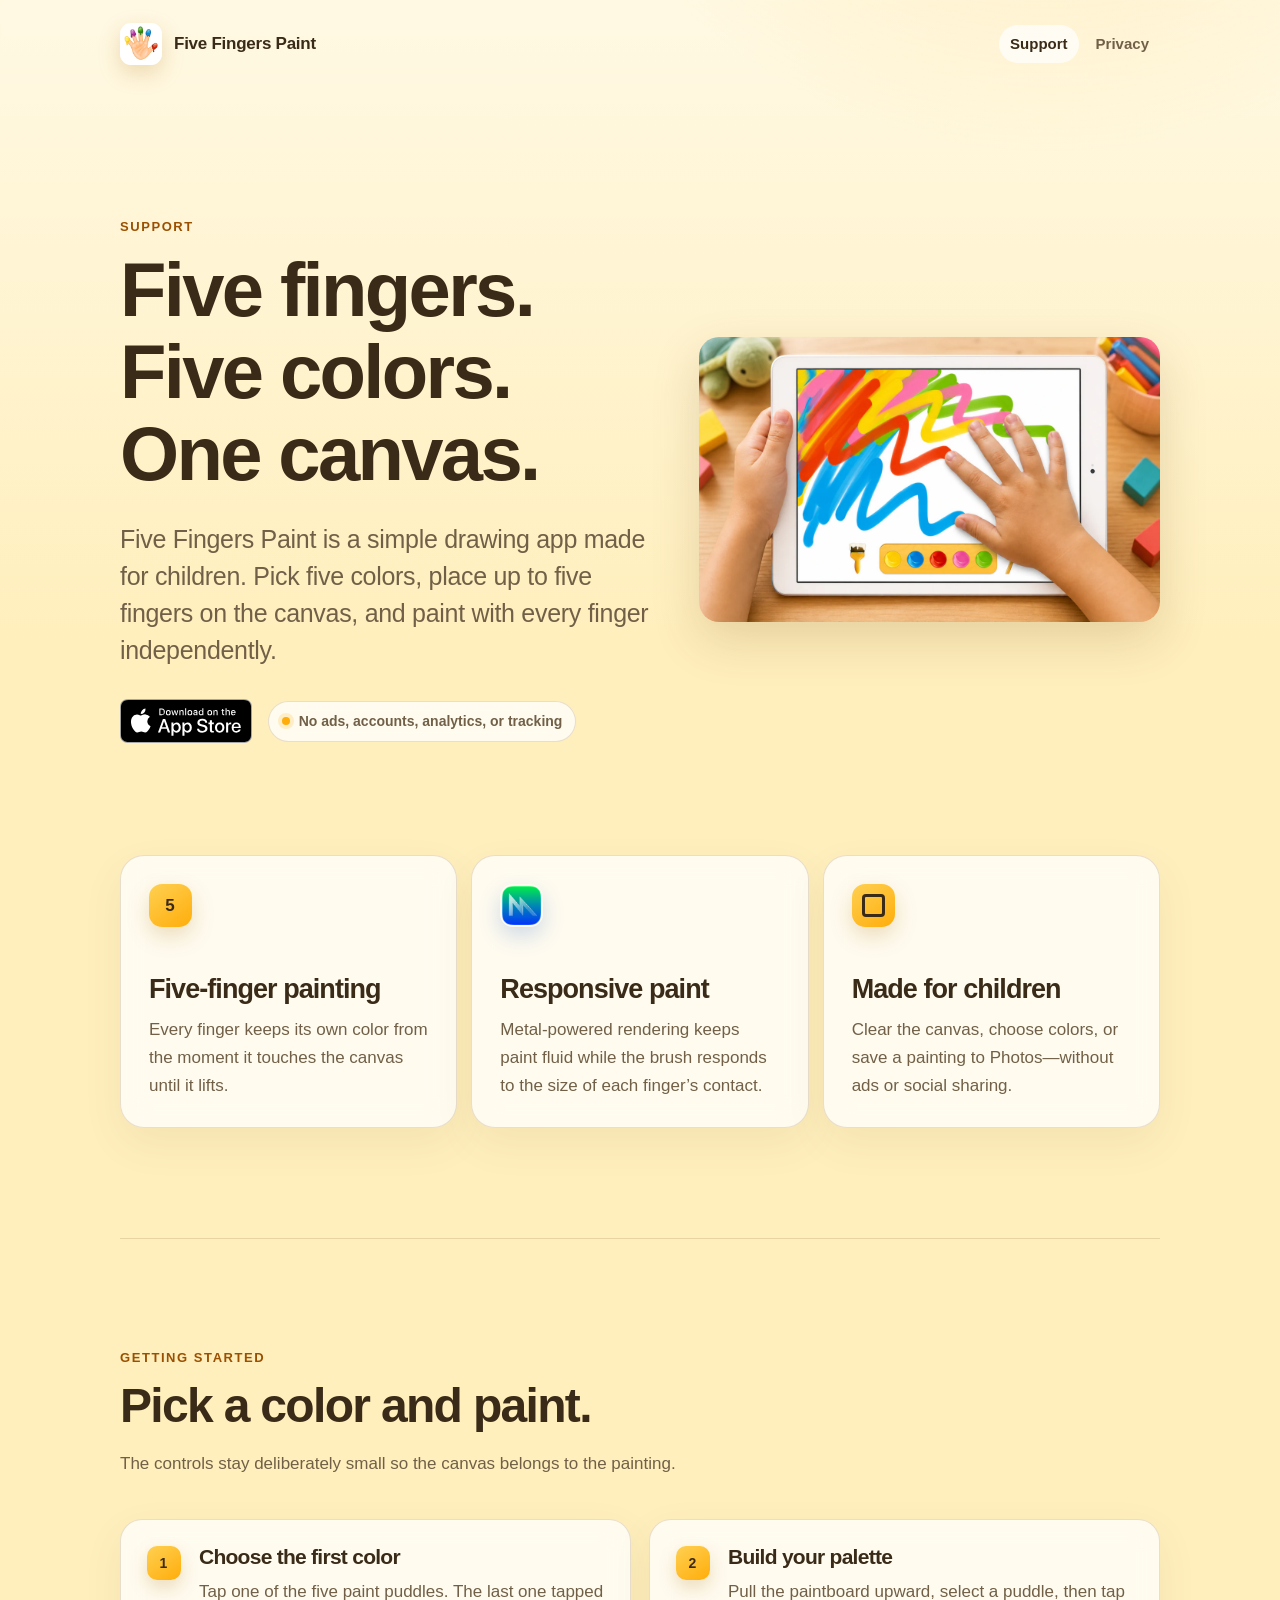
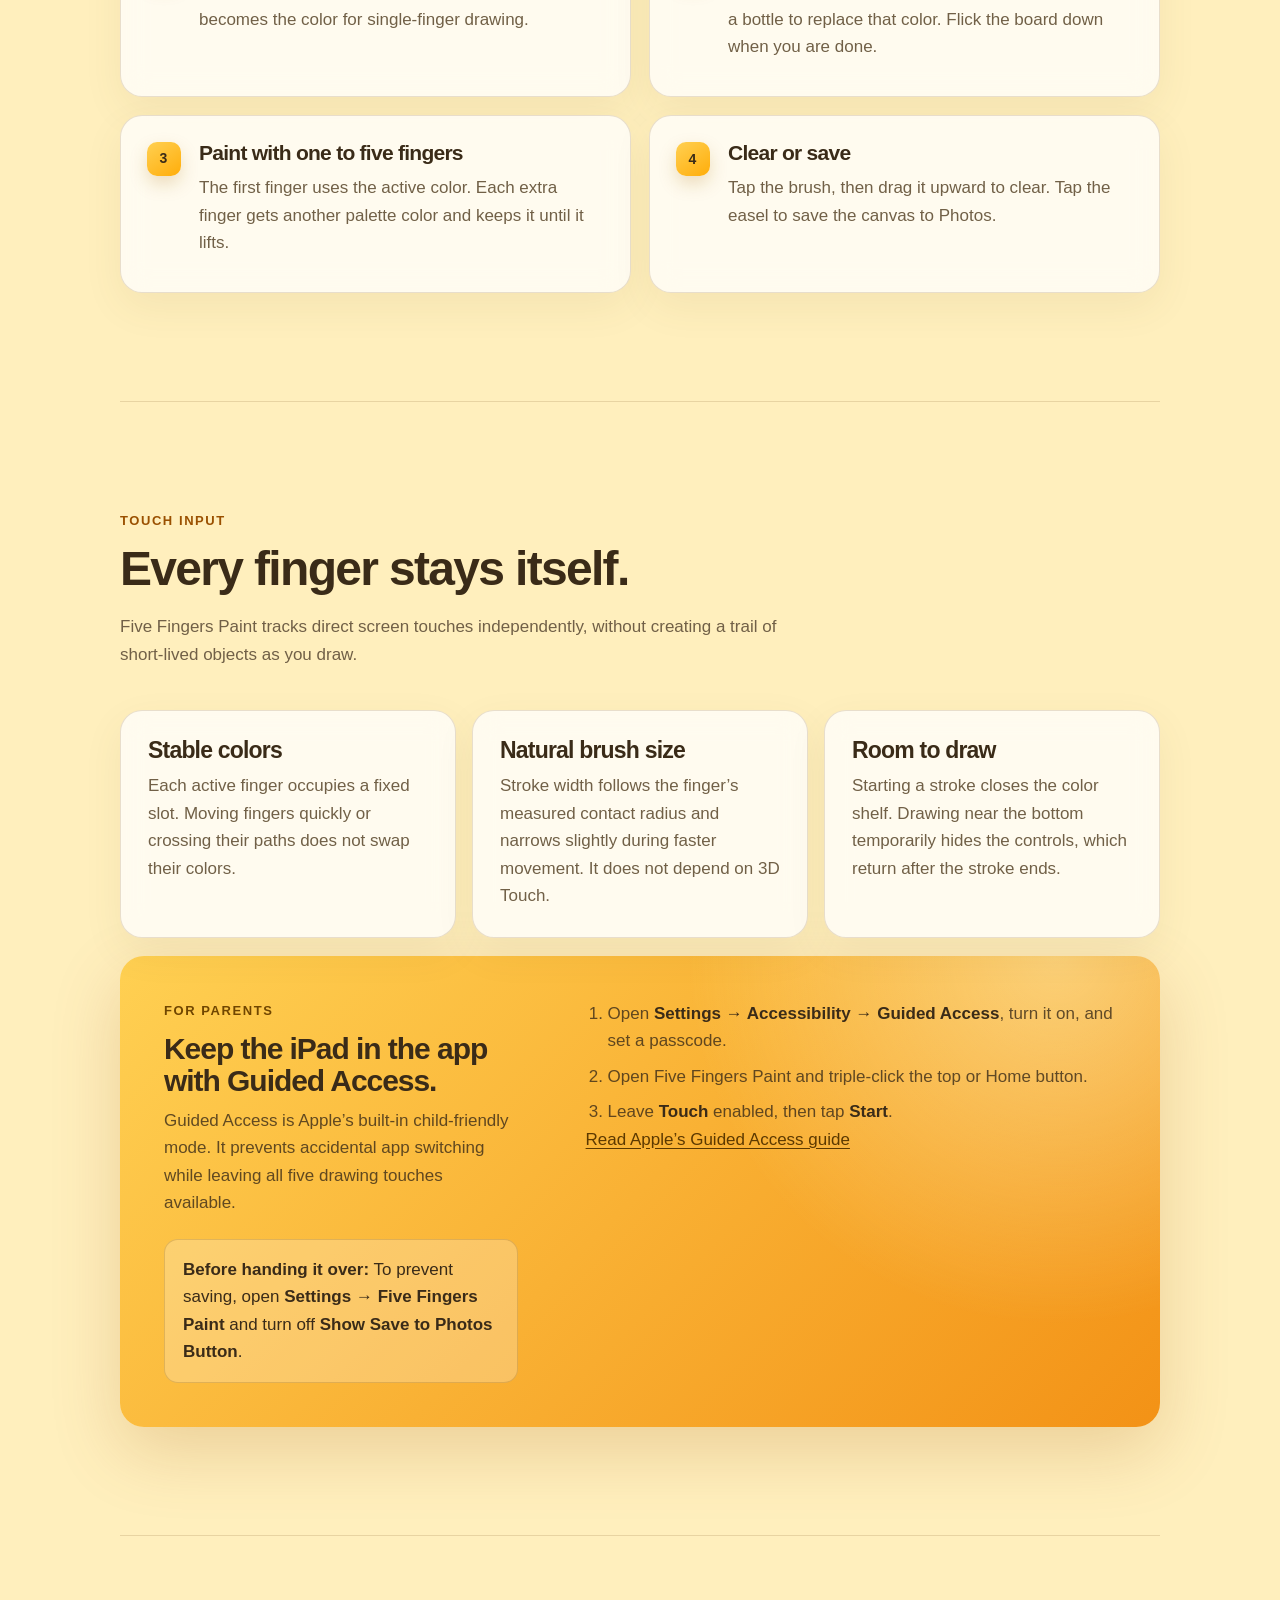
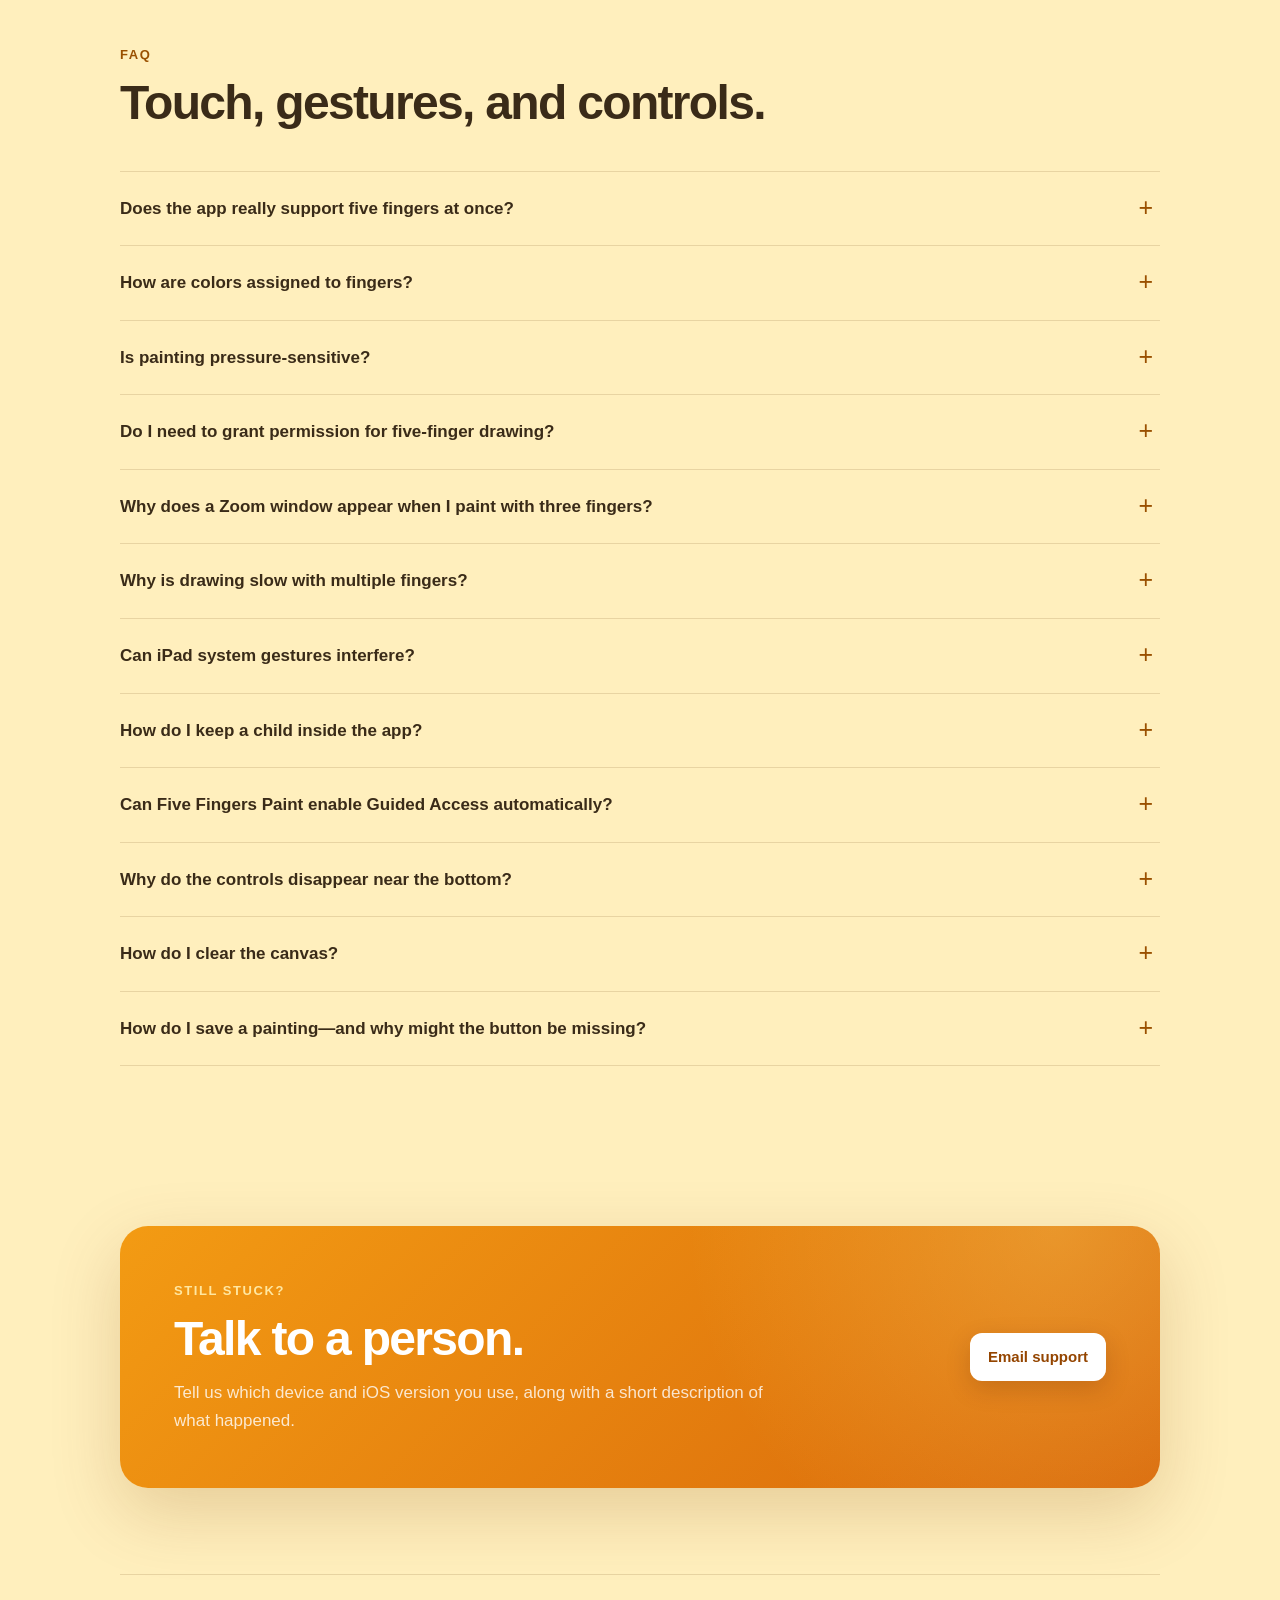
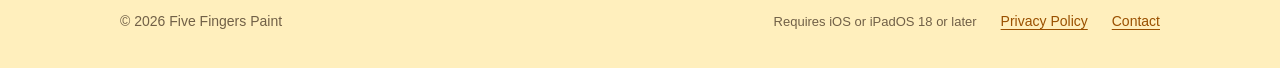
<file: index.html>
<!doctype html>
<html lang="en">
  <head>
    <meta charset="utf-8">
    <meta name="viewport" content="width=device-width, initial-scale=1">
    <meta name="description" content="Help, five-finger drawing guidance, and contact information for Five Fingers Paint.">
    <meta name="theme-color" content="#ffad0a">
    <meta property="og:title" content="Five Fingers Paint">
    <meta property="og:description" content="Five fingers. Five colors. One canvas.">
    <meta property="og:type" content="website">
    <meta property="og:image" content="https://urosk.github.io/five-fingers-paint-support/og.png">
    <meta name="twitter:card" content="summary_large_image">
    <meta name="twitter:title" content="Five Fingers Paint">
    <meta name="twitter:description" content="Five fingers. Five colors. One canvas.">
    <meta name="twitter:image" content="https://urosk.github.io/five-fingers-paint-support/og.png">
    <link rel="canonical" href="https://urosk.github.io/five-fingers-paint-support/">
    <link rel="icon" href="app-icon.png">
    <link rel="stylesheet" href="styles.css?v=hero-screenshot">
    <title>Five Fingers Paint Support</title>
  </head>
  <body>
    <header class="site-header">
      <a class="brand" href="./" aria-label="Five Fingers Paint support home">
        <img src="app-icon.png" width="42" height="42" alt="">
        <span>Five Fingers Paint</span>
      </a>
      <nav aria-label="Support navigation">
        <a aria-current="page" href="./">Support</a>
        <a href="privacy.html">Privacy</a>
      </nav>
    </header>

    <main>
      <section class="hero" aria-labelledby="page-title">
        <div>
          <div class="eyebrow">Support</div>
          <h1 id="page-title">Five fingers. Five colors. One canvas.</h1>
          <p class="lede">Five Fingers Paint is a simple drawing app made for children. Pick five colors, place up to five fingers on the canvas, and paint with every finger independently.</p>
          <div class="hero-actions">
            <a class="app-store-link" href="https://apps.apple.com/app/5-fingers-paint/id899595810">
              <img src="app-store-badge.svg" width="132" height="44" alt="Download Five Fingers Paint on the App Store">
            </a>
            <div class="privacy-pill"><span aria-hidden="true"></span> No ads, accounts, analytics, or tracking</div>
          </div>
        </div>
        <img class="hero-screenshot" src="paint-with-five-fingers.webp" width="1200" height="742"
          alt="Five fingers painting colorful strokes on an iPad">
      </section>

      <section class="highlights" aria-label="Key features">
        <article>
          <span class="feature-mark" aria-hidden="true">5</span>
          <h2>Five-finger painting</h2>
          <p>Every finger keeps its own color from the moment it touches the canvas until it lifts.</p>
        </article>
        <article>
          <span class="feature-mark metal-mark" aria-hidden="true"><img src="metal.png" alt=""></span>
          <h2>Responsive paint</h2>
          <p>Metal-powered rendering keeps paint fluid while the brush responds to the size of each finger’s contact.</p>
        </article>
        <article>
          <span class="feature-mark save-mark" aria-hidden="true"></span>
          <h2>Made for children</h2>
          <p>Clear the canvas, choose colors, or save a painting to Photos—without ads or social sharing.</p>
        </article>
      </section>

      <section class="section" aria-labelledby="getting-started">
        <div class="section-heading">
          <div class="eyebrow">Getting started</div>
          <h2 id="getting-started">Pick a color and paint.</h2>
          <p>The controls stay deliberately small so the canvas belongs to the painting.</p>
        </div>
        <ol class="steps">
          <li><span class="step-number">1</span><div><h3>Choose the first color</h3><p>Tap one of the five paint puddles. The last one tapped becomes the color for single-finger drawing.</p></div></li>
          <li><span class="step-number">2</span><div><h3>Build your palette</h3><p>Pull the paintboard upward, select a puddle, then tap a bottle to replace that color. Flick the board down when you are done.</p></div></li>
          <li><span class="step-number">3</span><div><h3>Paint with one to five fingers</h3><p>The first finger uses the active color. Each extra finger gets another palette color and keeps it until it lifts.</p></div></li>
          <li><span class="step-number">4</span><div><h3>Clear or save</h3><p>Tap the brush, then drag it upward to clear. Tap the easel to save the canvas to Photos.</p></div></li>
        </ol>
      </section>

      <section class="section" aria-labelledby="five-finger-input">
        <div class="section-heading">
          <div class="eyebrow">Touch input</div>
          <h2 id="five-finger-input">Every finger stays itself.</h2>
          <p>Five Fingers Paint tracks direct screen touches independently, without creating a trail of short-lived objects as you draw.</p>
        </div>
        <div class="touch-grid">
          <article class="touch-card"><h3>Stable colors</h3><p>Each active finger occupies a fixed slot. Moving fingers quickly or crossing their paths does not swap their colors.</p></article>
          <article class="touch-card"><h3>Natural brush size</h3><p>Stroke width follows the finger’s measured contact radius and narrows slightly during faster movement. It does not depend on 3D Touch.</p></article>
          <article class="touch-card"><h3>Room to draw</h3><p>Starting a stroke closes the color shelf. Drawing near the bottom temporarily hides the controls, which return after the stroke ends.</p></article>
        </div>

        <aside class="guided-access" aria-labelledby="guided-access-title">
          <div>
            <div class="eyebrow">For parents</div>
            <h3 id="guided-access-title">Keep the iPad in the app with Guided Access.</h3>
            <p>Guided Access is Apple’s built-in child-friendly mode. It prevents accidental app switching while leaving all five drawing touches available.</p>
            <p class="parent-setting"><strong>Before handing it over:</strong> To prevent saving, open <strong>Settings → Five Fingers Paint</strong> and turn off <strong>Show Save to Photos Button</strong>.</p>
          </div>
          <div>
            <ol>
              <li>Open <strong>Settings → Accessibility → Guided Access</strong>, turn it on, and set a passcode.</li>
              <li>Open Five Fingers Paint and triple-click the top or Home button.</li>
              <li>Leave <strong>Touch</strong> enabled, then tap <strong>Start</strong>.</li>
            </ol>
            <p><a href="https://support.apple.com/en-us/111795">Read Apple’s Guided Access guide</a></p>
          </div>
        </aside>
      </section>

      <section class="section" aria-labelledby="faq-title">
        <div class="section-heading">
          <div class="eyebrow">FAQ</div>
          <h2 id="faq-title">Touch, gestures, and controls.</h2>
        </div>
        <div class="faq">
          <details><summary>Does the app really support five fingers at once?</summary><p>Yes. The canvas accepts up to five simultaneous direct touches. Each finger is tracked independently from touch-down until it lifts.</p></details>
          <details><summary>How are colors assigned to fingers?</summary><p>The first finger uses the last paint puddle you tapped. Additional fingers receive the other unused palette colors in order. A finger keeps its assigned color for the whole stroke, even when paths cross.</p></details>
          <details><summary>Is painting pressure-sensitive?</summary><p>It responds to contact size, not pressure. iPhone and iPad report the approximate radius of each touch, and the app uses that to vary brush width. It also narrows the brush slightly during fast movement. This preserves the original effect without relying on the discontinued 3D Touch hardware.</p></details>
          <details><summary>Do I need to grant permission for five-finger drawing?</summary><p>No. Multi-touch is a normal iOS capability and requires no privacy permission. Five Fingers Paint enables it directly on the canvas.</p></details>
          <details><summary>Why does a Zoom window appear when I paint with three fingers?</summary><p>Apple’s Accessibility Zoom uses three-finger gestures and can delay or interrupt painting. Five Fingers Paint shows a system warning that offers to turn Zoom off. For uninterrupted three-to-five-finger painting, choose <strong>Turn Off Zoom</strong>, or open <strong>Settings → Accessibility → Zoom</strong> and turn it off there.</p></details>
          <details><summary>Why is drawing slow with multiple fingers?</summary><p>Accessibility Zoom can intercept three-finger input and make paint lag behind your fingers. Open <strong>Settings → Accessibility → Zoom</strong> and turn Zoom off for smooth multi-finger drawing.</p></details>
          <details><summary>Can iPad system gestures interfere?</summary><p>The app asks iPadOS to defer edge gestures, and its own paintboard and clear controls are kept away from the canvas. However, iPadOS can still reserve four- or five-finger gestures for switching apps. Guided Access is the reliable way to prevent that during a painting session.</p></details>
          <details><summary>How do I keep a child inside the app?</summary><p>Use Apple’s Guided Access. Enable it once in Settings → Accessibility, open the app, triple-click the top or Home button, leave Touch enabled, and start the session. This locks the device to Five Fingers Paint while preserving multi-touch drawing.</p></details>
          <details><summary>Can Five Fingers Paint enable Guided Access automatically?</summary><p>No. A normal App Store app cannot start Guided Access for you. A parent must enable and start it using the device controls. Automatic Single App Mode is limited to supervised, organization-managed devices.</p></details>
          <details><summary>Why do the controls disappear near the bottom?</summary><p>They move out of the way so a stroke can continue beneath them. The outline briefly marks where they were, and the controls return shortly after all fingers leave the screen.</p></details>
          <details><summary>How do I clear the canvas?</summary><p>Tap the brush beside the paintboard. When the red dashed arrow appears, drag the brush upward toward the paper until the canvas clears.</p></details>
          <details><summary>How do I save a painting—and why might the button be missing?</summary><p>Tap the easel to save a copy to Photos. The app requests add-only Photos access, so it cannot browse the library. Parents can hide or show the easel in the iOS Settings app under Five Fingers Paint.</p></details>
        </div>
      </section>

      <section class="contact" aria-labelledby="contact-title">
        <div>
          <div class="eyebrow">Still stuck?</div>
          <h2 id="contact-title">Talk to a person.</h2>
          <p>Tell us which device and iOS version you use, along with a short description of what happened.</p>
        </div>
        <a class="button" href="mailto:info@bluepeakmobile.com?subject=Five%20Fingers%20Paint%20Support">Email support</a>
      </section>
    </main>

    <footer>
      <span>© 2026 Five Fingers Paint</span>
      <span class="footer-note">Requires iOS or iPadOS 18 or later</span>
      <a href="privacy.html">Privacy Policy</a>
      <a href="mailto:info@bluepeakmobile.com">Contact</a>
    </footer>
  </body>
</html>
</file>
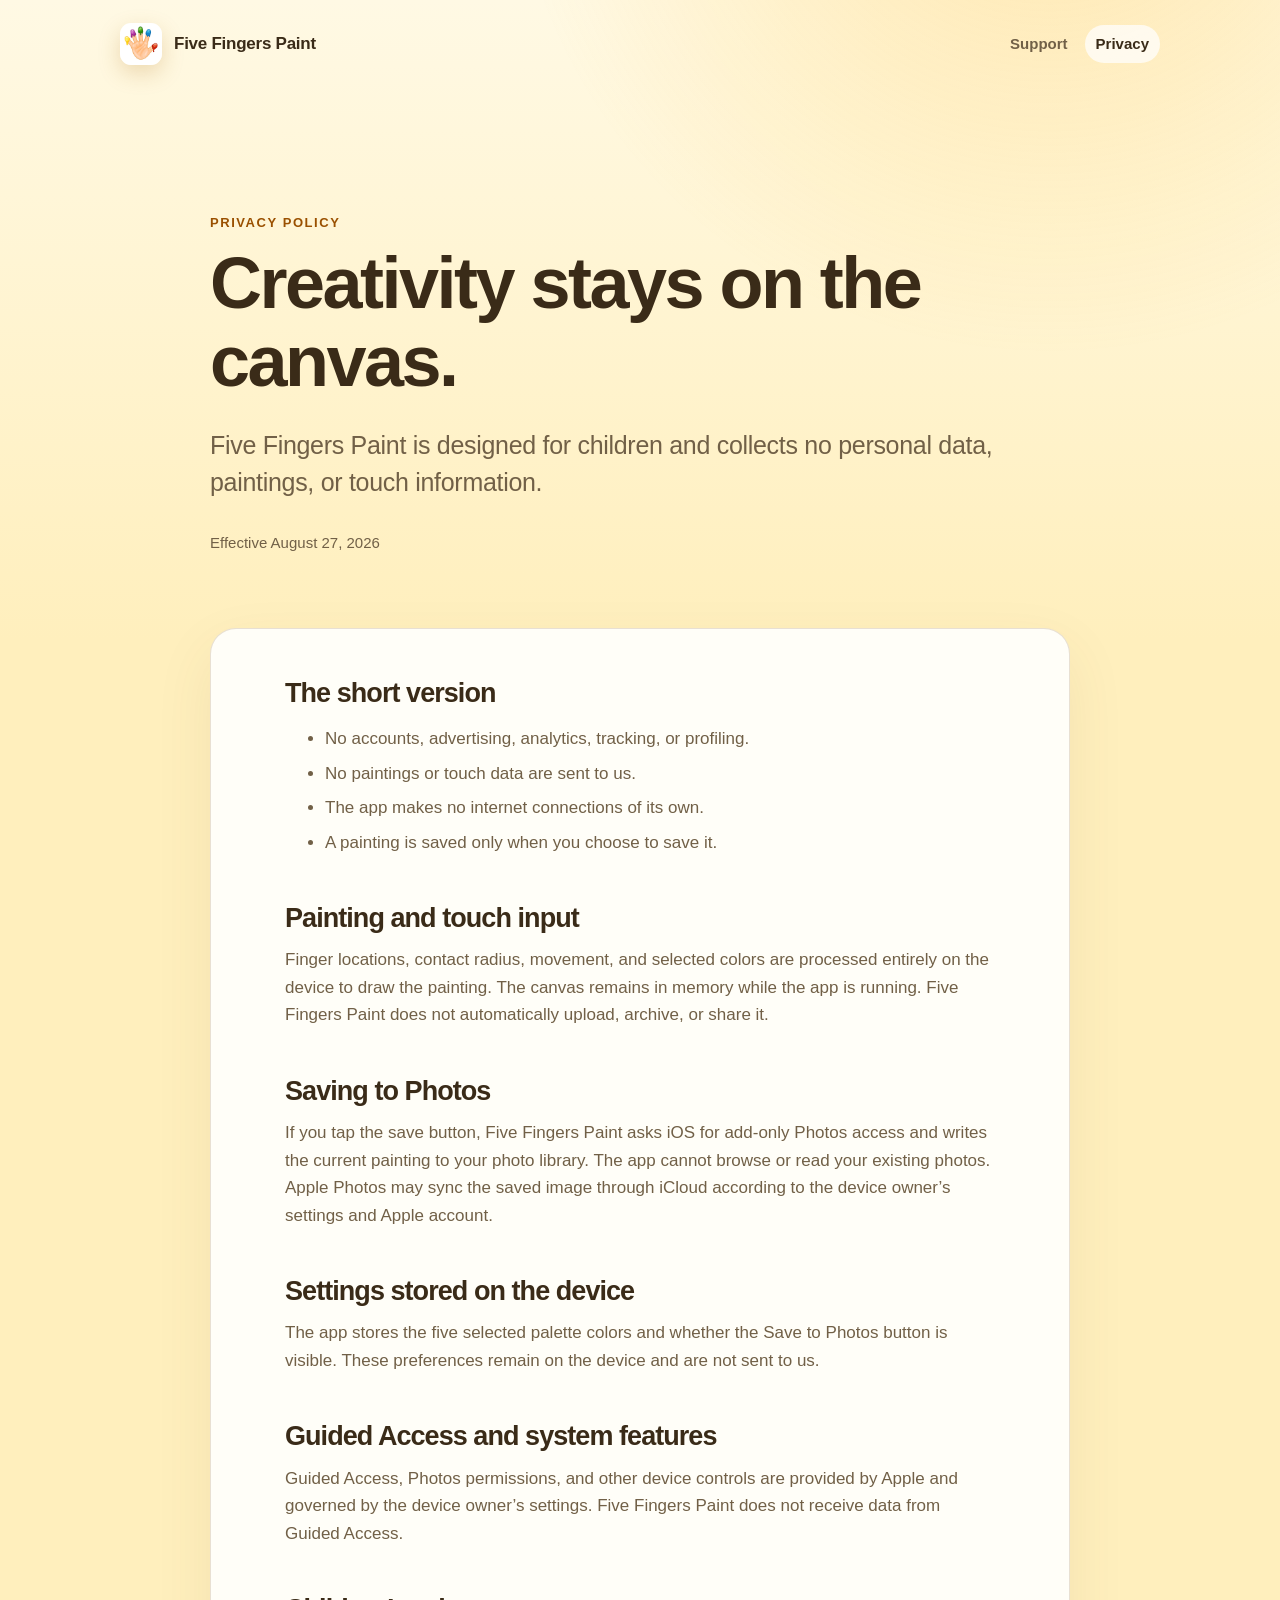
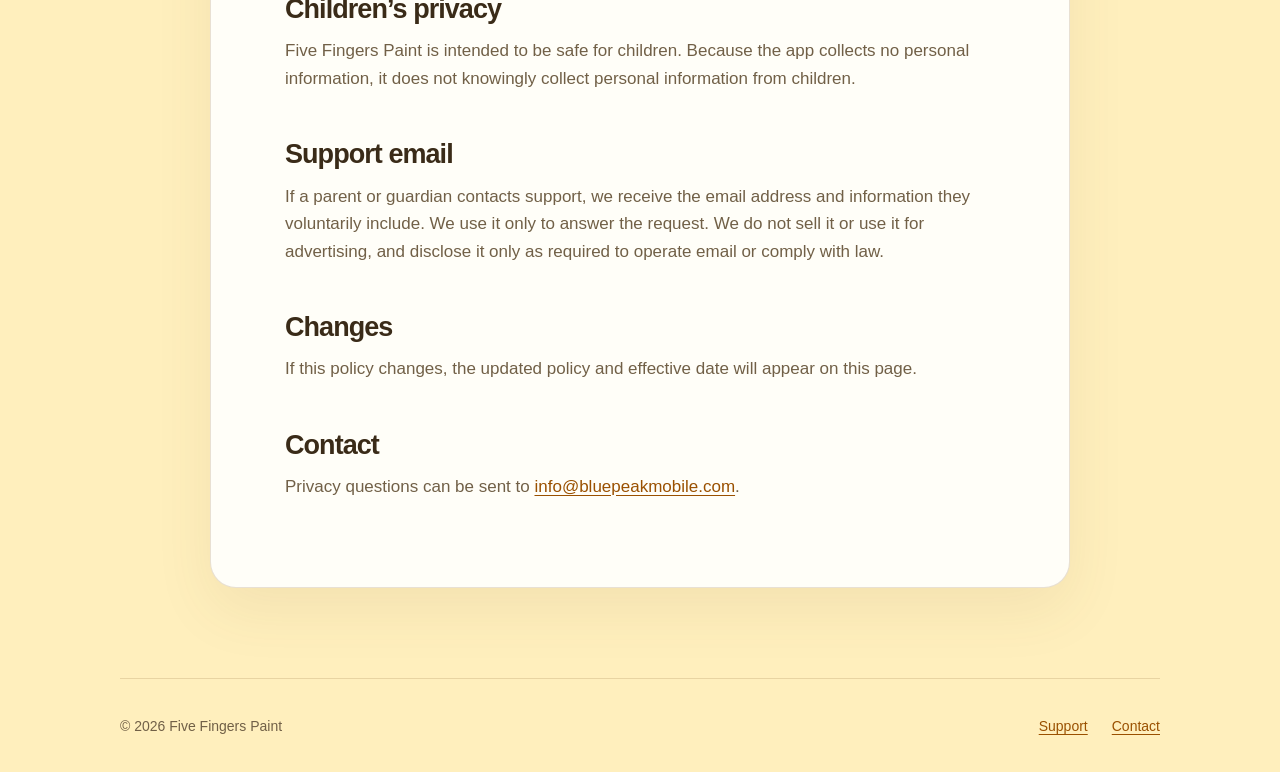
<file: privacy.html>
<!doctype html>
<html lang="en">
  <head>
    <meta charset="utf-8">
    <meta name="viewport" content="width=device-width, initial-scale=1">
    <meta name="description" content="Privacy policy for Five Fingers Paint.">
    <meta name="theme-color" content="#ffad0a">
    <link rel="canonical" href="https://urosk.github.io/five-fingers-paint-support/privacy.html">
    <link rel="icon" href="app-icon.png">
    <link rel="stylesheet" href="styles.css?v=sun">
    <title>Privacy Policy — Five Fingers Paint</title>
  </head>
  <body>
    <header class="site-header">
      <a class="brand" href="./" aria-label="Five Fingers Paint support home">
        <img src="app-icon.png" width="42" height="42" alt="">
        <span>Five Fingers Paint</span>
      </a>
      <nav aria-label="Support navigation">
        <a href="./">Support</a>
        <a aria-current="page" href="privacy.html">Privacy</a>
      </nav>
    </header>

    <main class="policy">
      <section class="policy-intro" aria-labelledby="page-title">
        <div class="eyebrow">Privacy policy</div>
        <h1 id="page-title">Creativity stays on the canvas.</h1>
        <p class="lede">Five Fingers Paint is designed for children and collects no personal data, paintings, or touch information.</p>
        <p class="updated">Effective August 27, 2026</p>
      </section>

      <article class="policy-body">
        <h2>The short version</h2>
        <ul>
          <li>No accounts, advertising, analytics, tracking, or profiling.</li>
          <li>No paintings or touch data are sent to us.</li>
          <li>The app makes no internet connections of its own.</li>
          <li>A painting is saved only when you choose to save it.</li>
        </ul>

        <h2>Painting and touch input</h2>
        <p>Finger locations, contact radius, movement, and selected colors are processed entirely on the device to draw the painting. The canvas remains in memory while the app is running. Five Fingers Paint does not automatically upload, archive, or share it.</p>

        <h2>Saving to Photos</h2>
        <p>If you tap the save button, Five Fingers Paint asks iOS for add-only Photos access and writes the current painting to your photo library. The app cannot browse or read your existing photos. Apple Photos may sync the saved image through iCloud according to the device owner’s settings and Apple account.</p>

        <h2>Settings stored on the device</h2>
        <p>The app stores the five selected palette colors and whether the Save to Photos button is visible. These preferences remain on the device and are not sent to us.</p>

        <h2>Guided Access and system features</h2>
        <p>Guided Access, Photos permissions, and other device controls are provided by Apple and governed by the device owner’s settings. Five Fingers Paint does not receive data from Guided Access.</p>

        <h2>Children’s privacy</h2>
        <p>Five Fingers Paint is intended to be safe for children. Because the app collects no personal information, it does not knowingly collect personal information from children.</p>

        <h2>Support email</h2>
        <p>If a parent or guardian contacts support, we receive the email address and information they voluntarily include. We use it only to answer the request. We do not sell it or use it for advertising, and disclose it only as required to operate email or comply with law.</p>

        <h2>Changes</h2>
        <p>If this policy changes, the updated policy and effective date will appear on this page.</p>

        <h2>Contact</h2>
        <p>Privacy questions can be sent to <a href="mailto:info@bluepeakmobile.com?subject=Five%20Fingers%20Paint%20Privacy">info@bluepeakmobile.com</a>.</p>
      </article>
    </main>

    <footer>
      <span>© 2026 Five Fingers Paint</span>
      <a href="./">Support</a>
      <a href="mailto:info@bluepeakmobile.com">Contact</a>
    </footer>
  </body>
</html>
</file>
<file: styles.css>
:root {
  color-scheme: light;
  --ink: #3a2b18;
  --muted: #716047;
  --line: rgba(112, 68, 19, 0.16);
  --surface: rgba(255, 255, 255, 0.76);
  --surface-strong: #fffef8;
  --accent: #ffad0a;
  --accent-dark: #9a5000;
  --accent-soft: #ffd052;
  --glow: #ffc83d;
  --page: #ffefbd;
  --max: 1040px;
}

* { box-sizing: border-box; }

html {
  scroll-behavior: smooth;
  scroll-padding-top: 24px;
  background: var(--page);
}

body {
  margin: 0;
  color: var(--ink);
  background:
    radial-gradient(circle at 82% -8%, rgba(255, 184, 30, 0.3), transparent 34rem),
    linear-gradient(180deg, #fff9e4 0, var(--page) 40rem);
  font-family: -apple-system, BlinkMacSystemFont, "SF Pro Text", "Helvetica Neue", sans-serif;
  font-size: 17px;
  line-height: 1.62;
  -webkit-font-smoothing: antialiased;
}

a { color: var(--accent-dark); text-underline-offset: 3px; }
a:hover { color: var(--accent); }
a:focus-visible,
summary:focus-visible {
  outline: 3px solid var(--glow);
  outline-offset: 4px;
  border-radius: 5px;
}

.site-header,
main,
footer {
  width: min(calc(100% - 40px), var(--max));
  margin-inline: auto;
}

.site-header {
  min-height: 88px;
  display: flex;
  align-items: center;
  justify-content: space-between;
  gap: 24px;
}

.brand {
  display: inline-flex;
  align-items: center;
  gap: 12px;
  color: var(--ink);
  font-weight: 740;
  letter-spacing: -0.015em;
  text-decoration: none;
}

.brand img {
  border-radius: 11px;
  box-shadow: 0 8px 22px rgba(167, 105, 0, 0.22);
}

nav { display: flex; gap: 6px; }
nav a {
  padding: 7px 11px;
  border-radius: 999px;
  color: var(--muted);
  font-size: 15px;
  font-weight: 620;
  text-decoration: none;
}
nav a:hover,
nav a[aria-current="page"] {
  color: var(--ink);
  background: rgba(255, 255, 255, 0.72);
}

.hero {
  display: grid;
  align-items: center;
  gap: clamp(28px, 4vw, 48px);
  padding: clamp(70px, 10vw, 128px) 0 clamp(68px, 9vw, 112px);
}

.hero-screenshot {
  display: block;
  width: min(100%, 640px);
  height: auto;
  border-radius: 20px;
  box-shadow: 0 18px 48px rgba(112, 68, 19, 0.18);
}

.eyebrow {
  margin-bottom: 12px;
  color: var(--accent-dark);
  font-size: 13px;
  font-weight: 760;
  letter-spacing: 0.12em;
  text-transform: uppercase;
}

h1,
h2,
h3 {
  margin-top: 0;
  line-height: 1.08;
  letter-spacing: -0.035em;
}
h1 {
  max-width: 900px;
  margin-bottom: 26px;
  font-size: clamp(50px, 8.4vw, 92px);
  font-weight: 770;
}
h2 { margin-bottom: 18px; font-size: clamp(32px, 5vw, 48px); }
h3 { margin-bottom: 9px; font-size: 21px; }
p { margin-top: 0; }

.lede {
  max-width: 790px;
  margin-bottom: 30px;
  color: var(--muted);
  font-size: clamp(20px, 3vw, 25px);
  line-height: 1.48;
  letter-spacing: -0.012em;
}

.hero-actions {
  display: flex;
  flex-wrap: wrap;
  align-items: center;
  gap: 16px;
}
.app-store-link img { display: block; width: auto; }

.privacy-pill {
  display: inline-flex;
  align-items: center;
  gap: 9px;
  padding: 8px 13px;
  border: 1px solid var(--line);
  border-radius: 999px;
  background: var(--surface);
  color: var(--muted);
  font-size: 14px;
  font-weight: 620;
  backdrop-filter: blur(12px);
}
.privacy-pill span {
  width: 8px;
  height: 8px;
  border-radius: 50%;
  background: var(--accent);
  box-shadow: 0 0 0 4px rgba(255, 173, 10, 0.18);
}

.highlights {
  display: grid;
  grid-template-columns: repeat(3, minmax(0, 1fr));
  gap: 14px;
  padding-bottom: clamp(70px, 9vw, 110px);
}
.highlights article {
  min-height: 268px;
  padding: 28px;
  border: 1px solid var(--line);
  border-radius: 24px;
  background: var(--surface);
  box-shadow: 0 16px 42px rgba(105, 78, 30, 0.07);
  backdrop-filter: blur(14px);
}
.highlights h2 { margin-bottom: 12px; font-size: 27px; }
.highlights p { margin-bottom: 0; color: var(--muted); }
.feature-mark {
  min-width: 43px;
  height: 43px;
  margin-bottom: 48px;
  padding: 0 10px;
  display: inline-grid;
  place-items: center;
  border-radius: 13px;
  color: var(--ink);
  background: linear-gradient(145deg, var(--accent-soft), var(--accent));
  font-size: 17px;
  font-weight: 800;
  box-shadow: 0 9px 22px rgba(167, 105, 0, 0.22);
}
.metal-mark {
  padding: 0;
  background: transparent;
  box-shadow: 0 9px 22px rgba(21, 82, 193, 0.2);
}
.metal-mark img {
  width: 43px;
  height: 43px;
  display: block;
  border-radius: 13px;
}
.save-mark::before {
  width: 17px;
  height: 17px;
  border: 3px solid var(--ink);
  border-radius: 4px;
  content: "";
}

.section {
  padding: clamp(68px, 9vw, 108px) 0;
  border-top: 1px solid var(--line);
}
.section-heading { max-width: 680px; margin-bottom: 42px; }
.section-heading > p { color: var(--muted); }

.steps {
  margin: 0;
  padding: 0;
  display: grid;
  grid-template-columns: repeat(2, minmax(0, 1fr));
  gap: 18px;
  list-style: none;
}
.steps li,
.touch-card {
  border: 1px solid var(--line);
  border-radius: 22px;
  background: var(--surface);
  box-shadow: 0 14px 40px rgba(105, 78, 30, 0.07);
  backdrop-filter: blur(14px);
}
.steps li {
  min-height: 178px;
  padding: 26px;
  display: flex;
  align-items: flex-start;
  gap: 18px;
}
.steps p,
.touch-card p { margin-bottom: 0; color: var(--muted); }
.step-number {
  flex: 0 0 auto;
  width: 34px;
  height: 34px;
  display: grid;
  place-items: center;
  border-radius: 10px;
  color: var(--ink);
  background: linear-gradient(145deg, var(--accent-soft), var(--accent));
  font-size: 14px;
  font-weight: 750;
  box-shadow: 0 8px 18px rgba(167, 105, 0, 0.22);
}

.touch-grid {
  display: grid;
  grid-template-columns: repeat(3, minmax(0, 1fr));
  gap: 16px;
}
.touch-card { padding: 27px; }
.touch-card h3 { font-size: 23px; }
.touch-card strong { color: var(--ink); }

.guided-access {
  margin-top: 18px;
  padding: clamp(28px, 5vw, 44px);
  display: grid;
  grid-template-columns: minmax(0, 0.8fr) minmax(0, 1.2fr);
  gap: clamp(30px, 6vw, 68px);
  border-radius: 24px;
  color: var(--ink);
  background:
    radial-gradient(circle at 90% 0, rgba(255, 247, 195, 0.5), transparent 23rem),
    linear-gradient(135deg, #ffd052, #f39216);
  box-shadow: 0 24px 70px rgba(154, 80, 0, 0.2);
}
.guided-access .eyebrow { color: #704600; }
.guided-access h3 { font-size: 30px; }
.guided-access p,
.guided-access li { color: rgba(58, 43, 24, 0.8); }
.guided-access strong { color: var(--ink); }
.guided-access .parent-setting {
  margin: 22px 0 0;
  padding: 16px 18px;
  border: 1px solid rgba(112, 70, 0, 0.2);
  border-radius: 14px;
  color: var(--ink);
  background: rgba(255, 255, 255, 0.24);
}
.guided-access a { color: #5c3900; }
.guided-access a:hover { color: #2e1c00; }
.guided-access ol { margin: 0; padding-left: 22px; }
.guided-access li + li { margin-top: 8px; }

.faq { border-top: 1px solid var(--line); }
.faq details { border-bottom: 1px solid var(--line); }
.faq summary {
  padding: 23px 40px 23px 0;
  position: relative;
  cursor: pointer;
  font-weight: 680;
  list-style: none;
}
.faq summary::-webkit-details-marker { display: none; }
.faq summary::after {
  position: absolute;
  right: 7px;
  color: var(--accent-dark);
  content: "+";
  font-size: 25px;
  font-weight: 400;
  line-height: 1;
}
.faq details[open] summary::after { content: "−"; }
.faq details p { max-width: 820px; padding: 0 40px 23px 0; color: var(--muted); }

.contact {
  margin: 52px 0 86px;
  padding: clamp(32px, 6vw, 54px);
  display: flex;
  align-items: center;
  justify-content: space-between;
  gap: 36px;
  border-radius: 28px;
  background:
    radial-gradient(circle at 90% 0, rgba(255, 225, 112, 0.3), transparent 23rem),
    linear-gradient(135deg, #f39b13, #d9680b);
  color: white;
  box-shadow: 0 24px 70px rgba(132, 66, 5, 0.2);
}
.contact .eyebrow { color: #ffe7a1; }
.contact h2 { margin-bottom: 14px; }
.contact p { max-width: 610px; margin-bottom: 0; color: rgba(255, 255, 255, 0.8); }
.button {
  flex: 0 0 auto;
  padding: 12px 18px;
  border-radius: 12px;
  background: white;
  color: #944500;
  font-size: 15px;
  font-weight: 700;
  text-decoration: none;
  box-shadow: 0 8px 24px rgba(84, 26, 7, 0.2);
}
.button:hover { color: var(--accent-dark); transform: translateY(-1px); }

.policy { max-width: 860px; }
.policy-intro {
  max-width: 860px;
  padding: clamp(68px, 10vw, 124px) 0 58px;
}
.policy-intro h1 { font-size: clamp(46px, 7vw, 72px); }
.updated { color: var(--muted); font-size: 15px; }
.policy-body {
  padding: 50px clamp(26px, 7vw, 74px) 70px;
  margin-bottom: 90px;
  border: 1px solid var(--line);
  border-radius: 26px;
  background: var(--surface-strong);
  box-shadow: 0 22px 60px rgba(105, 78, 30, 0.08);
}
.policy-body h2 { margin-top: 48px; margin-bottom: 13px; font-size: 27px; }
.policy-body h2:first-child { margin-top: 0; }
.policy-body p,
.policy-body li { color: var(--muted); }
.policy-body li + li { margin-top: 7px; }

footer {
  min-height: 94px;
  padding: 25px 0;
  display: flex;
  align-items: center;
  gap: 24px;
  border-top: 1px solid var(--line);
  color: var(--muted);
  font-size: 14px;
}
footer > span:first-child { margin-right: auto; }
.footer-note { font-size: 13px; }

@media (min-width: 900px) {
  .hero { grid-template-columns: minmax(0, 1.15fr) minmax(0, 1fr); }
  .hero h1 {
    font-size: clamp(50px, 6.25vw, 76px);
    text-wrap: balance;
  }
}

@media (max-width: 760px) {
  .site-header,
  main,
  footer { width: min(calc(100% - 28px), var(--max)); }
  .site-header { min-height: 76px; }
  .brand img { width: 36px; height: 36px; }
  .brand span { max-width: 150px; line-height: 1.15; }
  nav a { padding: 6px 8px; }
  .hero { padding-top: 66px; }
  .highlights,
  .steps,
  .touch-grid,
  .guided-access { grid-template-columns: 1fr; }
  .highlights article,
  .steps li { min-height: 0; }
  .feature-mark { margin-bottom: 34px; }
  .contact { align-items: flex-start; flex-direction: column; }
  .button { width: 100%; text-align: center; }
  footer { flex-wrap: wrap; gap: 10px 20px; }
  footer > span:first-child { flex-basis: 100%; }
}

@media (prefers-reduced-motion: reduce) {
  html { scroll-behavior: auto; }
  *, *::before, *::after { transition: none !important; }
}

@media print {
  body { background: white; color: black; }
  .site-header nav,
  .contact,
  footer { display: none; }
  .policy-body { padding: 0; border: 0; box-shadow: none; }
}
</file>
